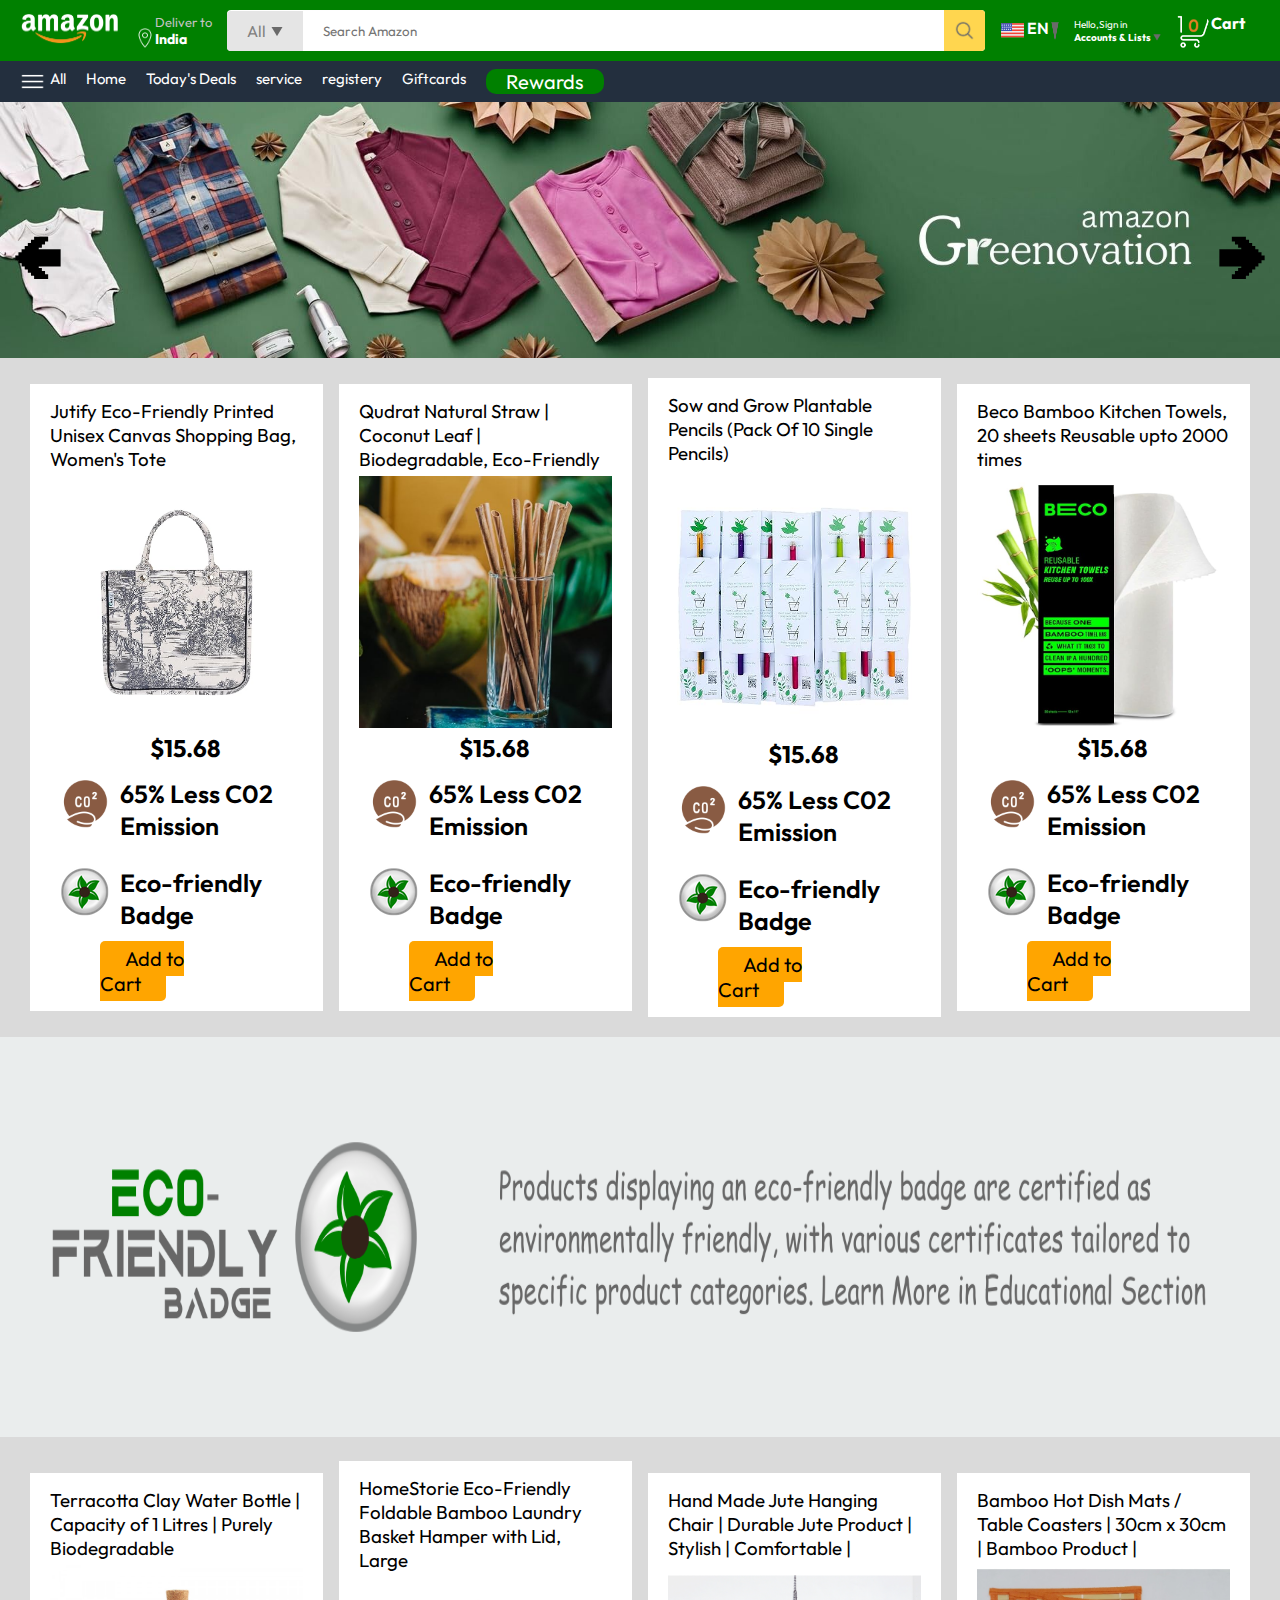
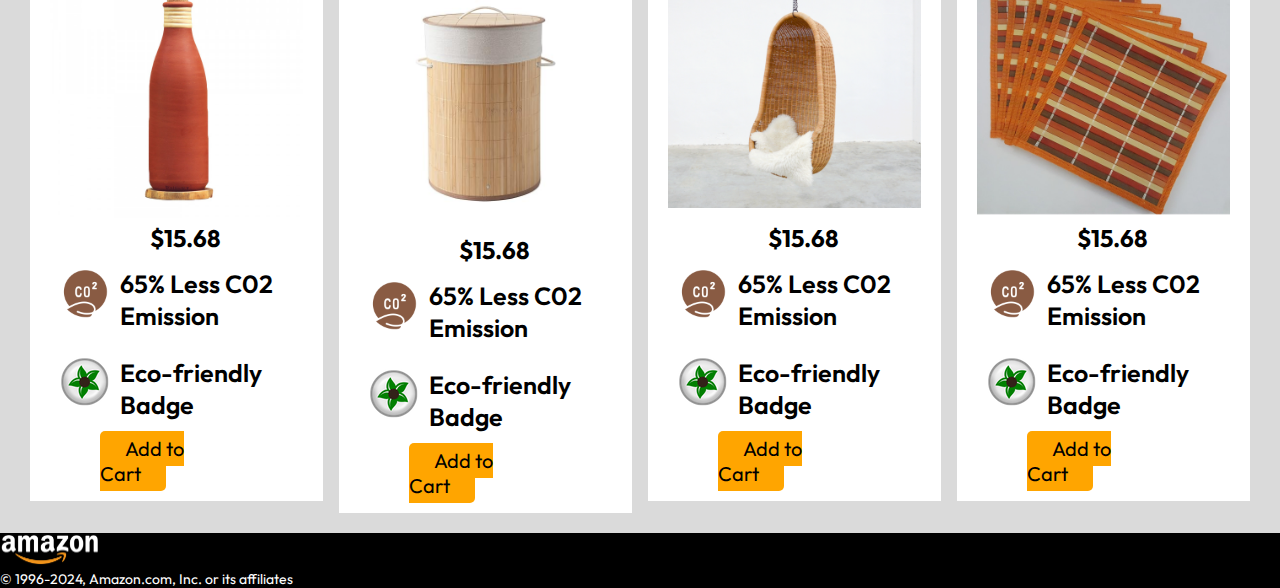
<file: greenzone.html>
<!DOCTYPE html>
<html lang="en">
  <head>
    <meta charset="UTF-8" />
    <meta name="viewport" content="width=device-width, initial-scale=1.0" />
    <title>Amazon</title>
    <link rel="stylesheet" href="./Style2.css"></link>
  </head>
  <body>
    <nav>
      <a href="/">
        <img
        src="./amazon_clone_img/assets/amazon_logo.png"
        width="100"
        alt=" amazonlog"
      />
      </a>
      <div class="nav-country">
        <img src="./amazon_clone_img/assets/location_icon.png " height="20" alt="">
        <div>
          <p> Deliver to</p>
          <h1>India</h1>
        </div>

      </div>
      <div class="nav-search">
        <div class="nav-search-category">
          <p>All</p>
          <img src="./amazon_clone_img/assets/dropdown_icon.png" height="12" alt="">
        </div>
        <input type="text" class="nav-search-input" placeholder="Search Amazon">
        <img src="./amazon_clone_img/assets/search_icon.png" class="nav-search-icon" alt="">

       

      </div>
      <div class="nav-lang">
        <img src="./amazon_clone_img/assets/us_flag.png" width="25px" alt="">
        <p>EN</p>
        <img src="./amazon_clone_img/assets/dropdown_icon.png"  width="8px"  alt="">
      </div>
      <div class="nav-accounts">
        <p>
          Hello,Sign in
        </p>
        <h1>
          Accounts & Lists <img src="./amazon_clone_img/assets/dropdown_icon.png"  width="8px"  alt="">
        </h1>
        

      </div>
      <a href="" class="nav-cart">
        <img src="./amazon_clone_img/assets/cart_icon.png" width="35px" alt="">
        <h4>Cart</h4>
      </a>




    </nav>
    <div class="nav-bottom">
      <div>
        <img src="./amazon_clone_img/assets/menu_icon.png" width="25px" alt="">
        <p>All</p>
      </div>
      <a href="/"><p >Home</p></a>
      <p>Today's Deals</p>
    <p>service</p>
    <p>registery</p>
    <p>Giftcards</p>
    <a href="./rewards.html"><p class="GREEN">Rewards</p></a>

    
    

    </div>
    <div class="header-slider" >
      <a href="#" class="control_prev">&#129144</a>
      <a href="#" class="control_next">&#129146</a>

      <ul>
        <img src="/images/1.jpg" class="header-img" alt="">
        <img src="./images/3.jpg" class="header-img"alt="">
        <img src="./images/4.jpg" class="header-img"alt="">
        <img src="./images/5.jpg" class="header-img"alt="">
       
      
      </ul>
    </div>


    <div class="box-row">
      
      <div class="box-col">
        <a class="nnn" href="./prod2.html" > <h3>Jutify Eco-Friendly Printed Unisex Canvas Shopping Bag, Women's Tote</h3>
       </a>
        <img src="./images/bag_eco.jpg" alt="">
        <div class="prizee"><h2>$15.68</h2></div>
        <div class="CO2">
          <img src="./images/co2badge.png" alt="">
          <p> 65% Less C02 Emission </p>
        </div>
      
        <div class="Eco-Friendly">
          <img src="./images/badge5.png" alt="">
          <p> Eco-friendly Badge </p>
        </div>
      
        <div class="addto">
        <a href="/">Add to Cart</a>
        </div>
      </div>
   
      

<div class="box-col">
  <h3>Qudrat Natural Straw | Coconut Leaf | Biodegradable, Eco-Friendly </h3>
  <img src="./images/Straw2.png" alt="">
  <div class="prizee"><h2>$15.68</h2></div>
  <div class="CO2">
    <img src="./images/co2badge.png"  alt="">
    <p> 65% Less C02 Emission </p>
  </div>

  <div class="Eco-Friendly">
    <img src="./images/badge5.png" alt="">
    <p> Eco-friendly Badge </p>
  </div>

  <div class="addto">
  <a href="/">Add to Cart</a>
  </div>

</div>

<div class="box-col">
  <h3>Sow and Grow Plantable Pencils (Pack Of 10 Single Pencils) </h3>
  <img src="./images/pencils_eco.jpg" alt="">
  <div class="prizee"><h2>$15.68</h2></div>
  <div class="CO2">
    <img src="./images/co2badge.png" alt="">
    <p> 65% Less C02 Emission </p>
  </div>

  <div class="Eco-Friendly">
    <img src="./images/badge5.png" alt="">
    <p> Eco-friendly Badge </p>
  </div>

  <div class="addto">
  <a href="/">Add to Cart</a>
  </div>
</div>

<div class="box-col">
  <h3>Beco Bamboo Kitchen Towels, 20 sheets Reusable upto 2000 times</h3>
  <img src="./images/tissue_eco.jpg" alt="">
  <div class="prizee"><h2>$15.68</h2></div>
  <div class="CO2">
    <img src="./images/co2badge.png" alt="">
    <p> 65% Less C02 Emission </p>
  </div>

  <div class="Eco-Friendly">
    <img src="./images/badge5.png" alt="">
    <p> Eco-friendly Badge </p>
  </div>

  <div class="addto">
  <a href="/">Add to Cart</a>
  </div>
</div>


    </div>

    <div class="banner">
      <img src="./images/badgebanner.png" height=400px alt="">

    </div>
  
    <div class="box-row ">

      <div class="box-col">

        <h3>Terracotta Clay Water Bottle | Capacity of 1 Litres | Purely Biodegradable</h3>
        <img src="./images/bottle_eco.jpg" alt="">
        <div class="prizee"><h2>$15.68</h2></div>
        <div class="CO2">
          <img src="./images/co2badge.png" alt="">
          <p> 65% Less C02 Emission </p>
        </div>
  
        <div class="Eco-Friendly">
          <img src="./images/badge5.png" alt="">
          <p> Eco-friendly Badge </p>
        </div>
  
        <div class="addto">
        <a href="/">Add to Cart</a>
        </div>

      </div>
      
      <div class="box-col">

        <h3>HomeStorie Eco-Friendly Foldable Bamboo Laundry Basket Hamper with Lid, Large </h3>
        <img src="./images/bamboolaundry.jpg" alt="">
        <div class="prizee"><h2>$15.68</h2></div>
       
        <div class="CO2">
          <img src="./images/co2badge.png" alt="">
          <p> 65% Less C02 Emission </p>
        </div>
        
        <div class="Eco-Friendly">
          <img src="./images/badge5.png" alt="">
          <p> Eco-friendly Badge </p>
        </div>
  
        <div class="addto">
        <a href="/">Add to Cart</a>
        </div>
      </div>
      
      
      <div class="box-col">
        <h3>Hand Made Jute Hanging Chair | Durable Jute Product | Stylish | Comfortable |</h3>
        <img src="./images/hangingchair_eco.png" alt="">
        <div class="prizee"><h2>$15.68</h2></div>
        <div class="CO2">
          <img src="./images/co2badge.png" alt="">
          <p> 65% Less C02 Emission </p>
        </div>
        
        <div class="Eco-Friendly">
          <img src="./images/badge5.png" alt="">
          <p> Eco-friendly Badge </p>
        </div>
  
        <div class="addto">
        <a href="/">Add to Cart</a>
        </div>
      </div>
      
      
      <div class="box-col">
        <h3>Bamboo Hot Dish Mats / Table Coasters | 30cm x 30cm | Bamboo Product |</h3>
        <img src="./images/mats_eco.jpg" alt="">
        <div class="prizee"><h2>$15.68</h2></div>
        <div class="CO2">
          <img src="./images/co2badge.png" alt="">
          <p> 65% Less C02 Emission </p>
        </div>
        
        <div class="Eco-Friendly">
          <img src="./images/badge5.png" alt="">
          <p> Eco-friendly Badge </p>
        </div>
  
        <div class="addto">
        <a href="/">Add to Cart</a>
        </div>
      </div>
      
      </div>
      <footer>
        <img src="./amazon_clone_img/assets/amazon_logo.png" width="100" alt="">
        <p>© 1996-2024, Amazon.com, Inc. or its affiliates</p>
      </footer>

<script src="script.js"></script>
    
  </body>
</html>
</file>
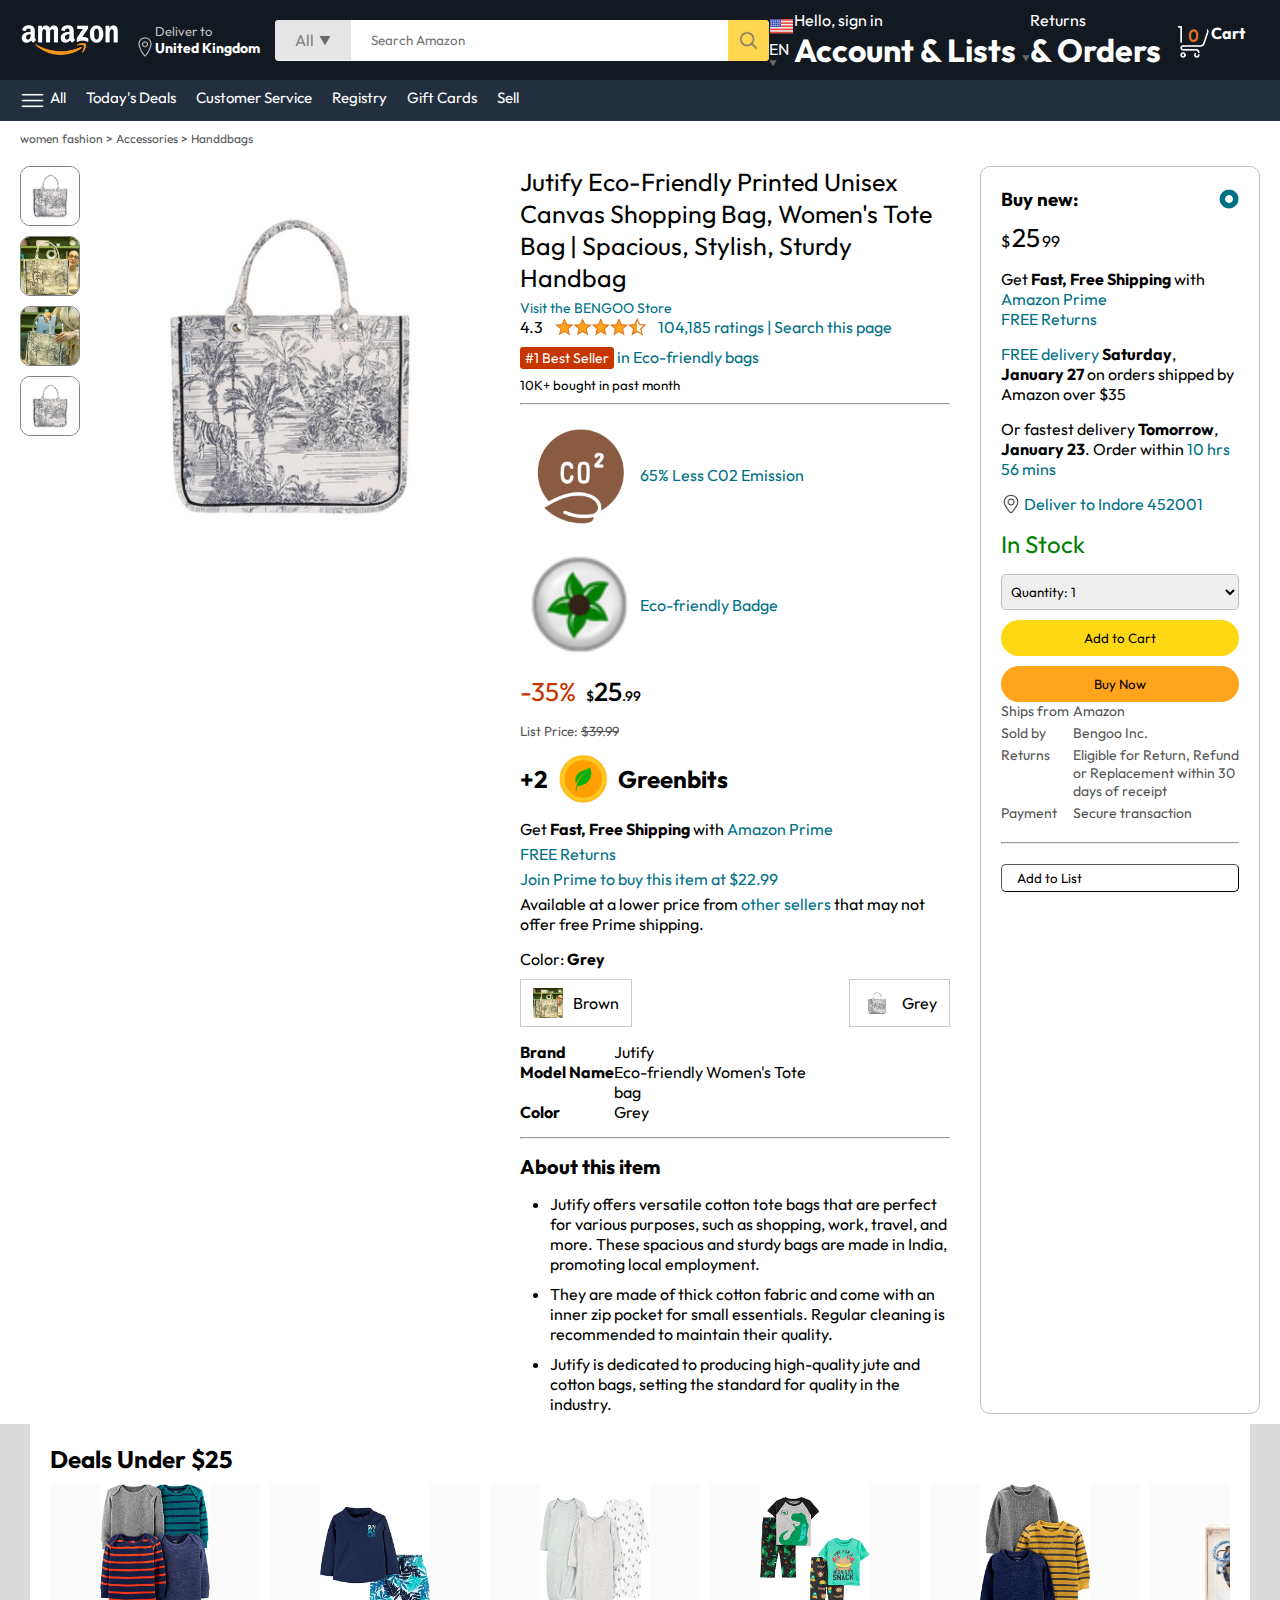
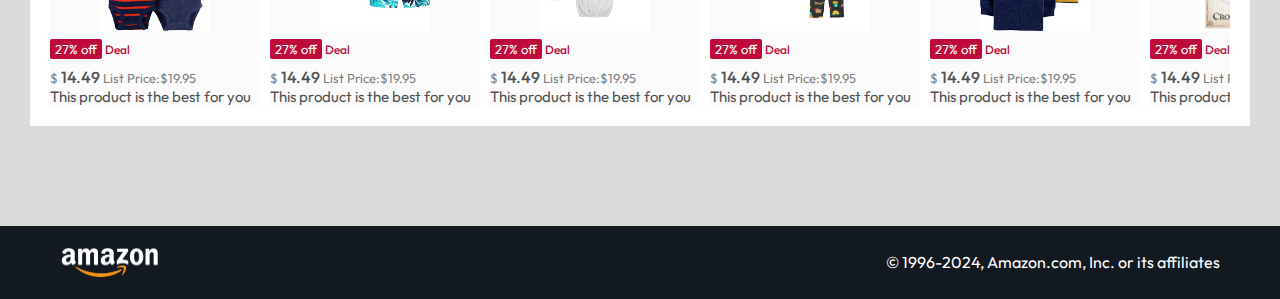
<file: prod2.html>
<html lang="en">
  <head>
    <meta charset="UTF-8" />
    <meta name="viewport" content="width=device-width, initial-scale=1.0" />
    <title>Product Page</title>
    <link rel="stylesheet" href="./product.css" />
    <link rel="stylesheet" href="./style.css" />
  </head>

  <body>
    <nav>
      <a href="/"><img src="./assets/amazon_logo.png" width="100" alt="" /></a>
      <div class="nav-country">
        <img src="./assets/location_icon.png" height="20" alt="" />
        <div>
          <p>Deliver to</p>
          <h1>United Kingdom</h1>
        </div>
      </div>
      <div class="nav-search">
        <div class="nav-search-category">
          <p>All</p>
          <img src="./assets/dropdown_icon.png" height="12" alt="" />
        </div>
        <input
          type="text"
          class="nav-search-input"
          placeholder="Search Amazon"
        />
        <img src="./assets/search_icon.png" class="nav-search-icon" alt="" />
      </div>
      <div class="nav-language">
        <img src="./assets/us_flag.png" width="25px" alt="" />
        <p>EN</p>
        <img src="./assets/dropdown_icon.png" width="8px" alt="" />
      </div>
      <div class="nav-texts">
        <p><a href="/login.html">Hello, sign in</a></p>
        <h1>
          Account & Lists
          <img src="./assets/dropdown_icon.png" width="8px" alt="" />
        </h1>
      </div>
      <div class="nav-texts">
        <p>Returns</p>
        <h1>& Orders</h1>
      </div>
      <a href="/login.html" class="mobile-user-icon" style="display: none">
        <img src="./assets/user.png" />
      </a>
      <a href="/cart.html" class="nav-cart">
        <img src="./assets/cart_icon.png" width="35px" alt="" />
        <h4>Cart</h4>
      </a>
    </nav>
    <div class="nav-bottom">
      <div>
        <img src="./assets/menu_icon.png" width="25px" alt="" />
        <p>All</p>
      </div>
      <p>Today's Deals</p>
      <p>Customer Service</p>
      <p>Registry</p>
      <p>Gift Cards</p>
      <p>Sell</p>
    </div>

    <p class="breadcrum">women fashion > Accessories > Handdbags</p>

    <div class="product-display">
      <div class="product-d-image">
        <div class="product-list-image">
          <img src="./images/Bag1.png" width="60" alt="" />
          <img src="./images/Bag2.png" width="60" alt="" />
          <img src="./images/Bag3.png" width="60" alt="" />
          <img src="./images/Bag1.png" width="60" alt="" />
        </div>
        <div class="product-main-image">
          <img src="./images/Bag1.png" width="400" alt="" />
        </div>
      </div>
      <div class="product-d-details">
        <p class="product-title">
          Jutify Eco-Friendly Printed Unisex Canvas Shopping Bag, Women's Tote
          Bag | Spacious, Stylish, Sturdy Handbag
        </p>
        <p class="product-store">Visit the BENGOO Store</p>
        <div class="product-rating">
          <div>
            <div>
              4.3 <img src="./assets/rating_img.png" height="20px" alt="" />
            </div>
            <p>104,185 ratings | Search this page</p>
          </div>
          <p><span>#1 Best Seller</span> in Eco-friendly bags</p>
          <h5>10K+ bought in past month</h5>
          <hr />

          <div class="CO2">
            <img src="./images/co2badge.png" alt="" />
            <p>65% Less C02 Emission</p>
          </div>

          <div class="Eco-Friendly">
            <img src="./images/badge5.png" alt="" />
            <p>Eco-friendly Badge</p>
          </div>
        </div>
        <div class="product-prices">
          <div>
            <p>-35%</p>
            <h1>$<span>25</span>.99</h1>
          </div>
          <h5>List Price: <span>$39.99</span></h5>
          <div class="greenbits">
            <h2>+2</h2>
            <img src="./images/GreenBit.png" alt="" />
            <h2>Greenbits</h2>
          </div>
          <p>Get <b>Fast, Free Shipping</b> with <span>Amazon Prime</span></p>
          <p><span>FREE Returns</span></p>
          <p><span>Join Prime to buy this item at $22.99</span></p>
          <p>
            Available at a lower price from <span>other sellers</span> that may
            not offer free Prime shipping.
          </p>
        </div>
        <div class="product-color-selection">
          <p>Color: <b>Grey</b></p>
          <div class="product-color-options">
            <div class="option">
              <img src="./images/Bag2.png" width="30px" alt="" />
              <p>Brown</p>
            </div>

            <div class="option">
              <img src="./images/Bag1.png" width="30px" alt="" />
              <p>Grey</p>
            </div>
          </div>
        </div>
        <div class="product-info">
          <p><b>Brand</b></p>
          <p>Jutify</p>
          <p><b>Model Name</b></p>
          <p>Eco-friendly Women's Tote bag</p>
          <p><b>Color</b></p>
          <p>Grey</p>
        </div>
        <hr />
        <div class="product-description">
          <h1>About this item</h1>
          <ul>
            <li>
              Jutify offers versatile cotton tote bags that are perfect for
              various purposes, such as shopping, work, travel, and more. These
              spacious and sturdy bags are made in India, promoting local
              employment.
            </li>
            <li>
              They are made of thick cotton fabric and come with an inner zip
              pocket for small essentials. Regular cleaning is recommended to
              maintain their quality.
            </li>
            <li>
              Jutify is dedicated to producing high-quality jute and cotton
              bags, setting the standard for quality in the industry.
            </li>
          </ul>
        </div>
      </div>
      <div class="product-d-purchase">
        <div class="title">
          <h3>Buy new:</h3>
          <img src="./assets/circle_icon.png" width="20" alt="" />
        </div>
        <h1 class="price">$<span>25</span>99</h1>
        <div class="gap">
          <p>Get <b>Fast, Free Shipping</b> with <span>Amazon Prime</span></p>
          <p><span>FREE Returns</span></p>
        </div>
        <div class="gap">
          <p><span>FREE delivery</span> <b>Saturday</b>,</p>
          <p><b>January 27</b> on orders shipped by Amazon over $35</p>
        </div>
        <div class="gap">
          <p>
            Or fastest delivery <b>Tomorrow</b>, <b>January 23</b>. Order within
            <span>10 hrs 56 mins</span>
          </p>
        </div>
        <div class="pincode-section">
          <img src="/assets/location_icon_dark.png" width="20" alt="" />
          <p><span>Deliver to Indore 452001</span></p>
        </div>
        <h2 class="product-stock">In Stock</h2>
        <select class="product-quantity">
          <option value="1">Quantity: 1</option>
          <option value="2">Quantity: 2</option>
          <option value="3">Quantity: 3</option>
        </select>
        <button class="btn">Add to Cart</button>
        <button class="btn product-buy">Buy Now</button>
        <div class="product-seller-info">
          <p>Ships from</p>
          <p class="product-info-value">Amazon</p>
          <p>Sold by</p>
          <p class="product-info-value">Bengoo Inc.</p>
          <p>Returns</p>
          <p class="product-info-value">
            Eligible for Return, Refund or Replacement within 30 days of receipt
          </p>
          <p>Payment</p>
          <p class="product-info-value">Secure transaction</p>
        </div>
        <hr />
        <button class="product-addtolist">Add to List</button>
      </div>
    </div>

    <div class="products-slider-with-price">
      <h2>Deals Under $25</h2>
      <div class="products">
        <div class="product-card">
          <div class="product-img-container">
            <img src="./assets/product2-1.jpg" alt="" />
          </div>
          <div class="product-offer">
            <p>27% off</p>
            <span>Deal</span>
          </div>
          <p class="product-price">$ <span>14.49</span> List Price:$19.95</p>
          <h4>This product is the best for you</h4>
        </div>
        <div class="product-card">
          <div class="product-img-container">
            <img src="./assets/product2-2.jpg" alt="" />
          </div>
          <div class="product-offer">
            <p>27% off</p>
            <span>Deal</span>
          </div>
          <p class="product-price">$ <span>14.49</span> List Price:$19.95</p>
          <h4>This product is the best for you</h4>
        </div>
        <div class="product-card">
          <div class="product-img-container">
            <img src="./assets/product2-3.jpg" alt="" />
          </div>
          <div class="product-offer">
            <p>27% off</p>
            <span>Deal</span>
          </div>
          <p class="product-price">$ <span>14.49</span> List Price:$19.95</p>
          <h4>This product is the best for you</h4>
        </div>
        <div class="product-card">
          <div class="product-img-container">
            <img src="./assets/product2-4.jpg" alt="" />
          </div>
          <div class="product-offer">
            <p>27% off</p>
            <span>Deal</span>
          </div>
          <p class="product-price">$ <span>14.49</span> List Price:$19.95</p>
          <h4>This product is the best for you</h4>
        </div>
        <div class="product-card">
          <div class="product-img-container">
            <img src="./assets/product2-5.jpg" alt="" />
          </div>
          <div class="product-offer">
            <p>27% off</p>
            <span>Deal</span>
          </div>
          <p class="product-price">$ <span>14.49</span> List Price:$19.95</p>
          <h4>This product is the best for you</h4>
        </div>
        <div class="product-card">
          <div class="product-img-container">
            <img src="./assets/product2-6.jpg" alt="" />
          </div>
          <div class="product-offer">
            <p>27% off</p>
            <span>Deal</span>
          </div>
          <p class="product-price">$ <span>14.49</span> List Price:$19.95</p>
          <h4>This product is the best for you</h4>
        </div>
        <div class="product-card">
          <div class="product-img-container">
            <img src="./assets/product2-7.jpg" alt="" />
          </div>
          <div class="product-offer">
            <p>27% off</p>
            <span>Deal</span>
          </div>
          <p class="product-price">$ <span>14.49</span> List Price:$19.95</p>
          <h4>This product is the best for you</h4>
        </div>
        <div class="product-card">
          <div class="product-img-container">
            <img src="./assets/product2-8.jpg" alt="" />
          </div>
          <div class="product-offer">
            <p>27% off</p>
            <span>Deal</span>
          </div>
          <p class="product-price">$ <span>14.49</span> List Price:$19.95</p>
          <h4>This product is the best for you</h4>
        </div>
        <div class="product-card">
          <div class="product-img-container">
            <img src="./assets/product2-9.jpg" alt="" />
          </div>
          <div class="product-offer">
            <p>27% off</p>
            <span>Deal</span>
          </div>
          <p class="product-price">$ <span>14.49</span> List Price:$19.95</p>
          <h4>This product is the best for you</h4>
        </div>
        <div class="product-card">
          <div class="product-img-container">
            <img src="./assets/product2-10.jpg" alt="" />
          </div>
          <div class="product-offer">
            <p>27% off</p>
            <span>Deal</span>
          </div>
          <p class="product-price">$ <span>14.49</span> List Price:$19.95</p>
          <h4>This product is the best for you</h4>
        </div>
        <div class="product-card">
          <div class="product-img-container">
            <img src="./assets/product2-11.jpg" alt="" />
          </div>
          <div class="product-offer">
            <p>27% off</p>
            <span>Deal</span>
          </div>
          <p class="product-price">$ <span>14.49</span> List Price:$19.95</p>
          <h4>This product is the best for you</h4>
        </div>
        <div class="product-card">
          <div class="product-img-container">
            <img src="./assets/product2-12.jpg" alt="" />
          </div>
          <div class="product-offer">
            <p>27% off</p>
            <span>Deal</span>
          </div>
          <p class="product-price">$ <span>14.49</span> List Price:$19.95</p>
          <h4>This product is the best for you</h4>
        </div>
      </div>
    </div>
    <footer class="product-footer">
      <img src="./assets/amazon_logo.png" width="100" alt="" />
      <p>© 1996-2024, Amazon.com, Inc. or its affiliates</p>
    </footer>

    <script>
      const scrollContainer = document.querySelectorAll(".products");
      for (const item of scrollContainer) {
        item.addEventListener("wheel", (evt) => {
          evt.preventDefault();
          item.scrollLeft += evt.deltaY;
        });
      }
    </script>
  </body>
</html>
</file>
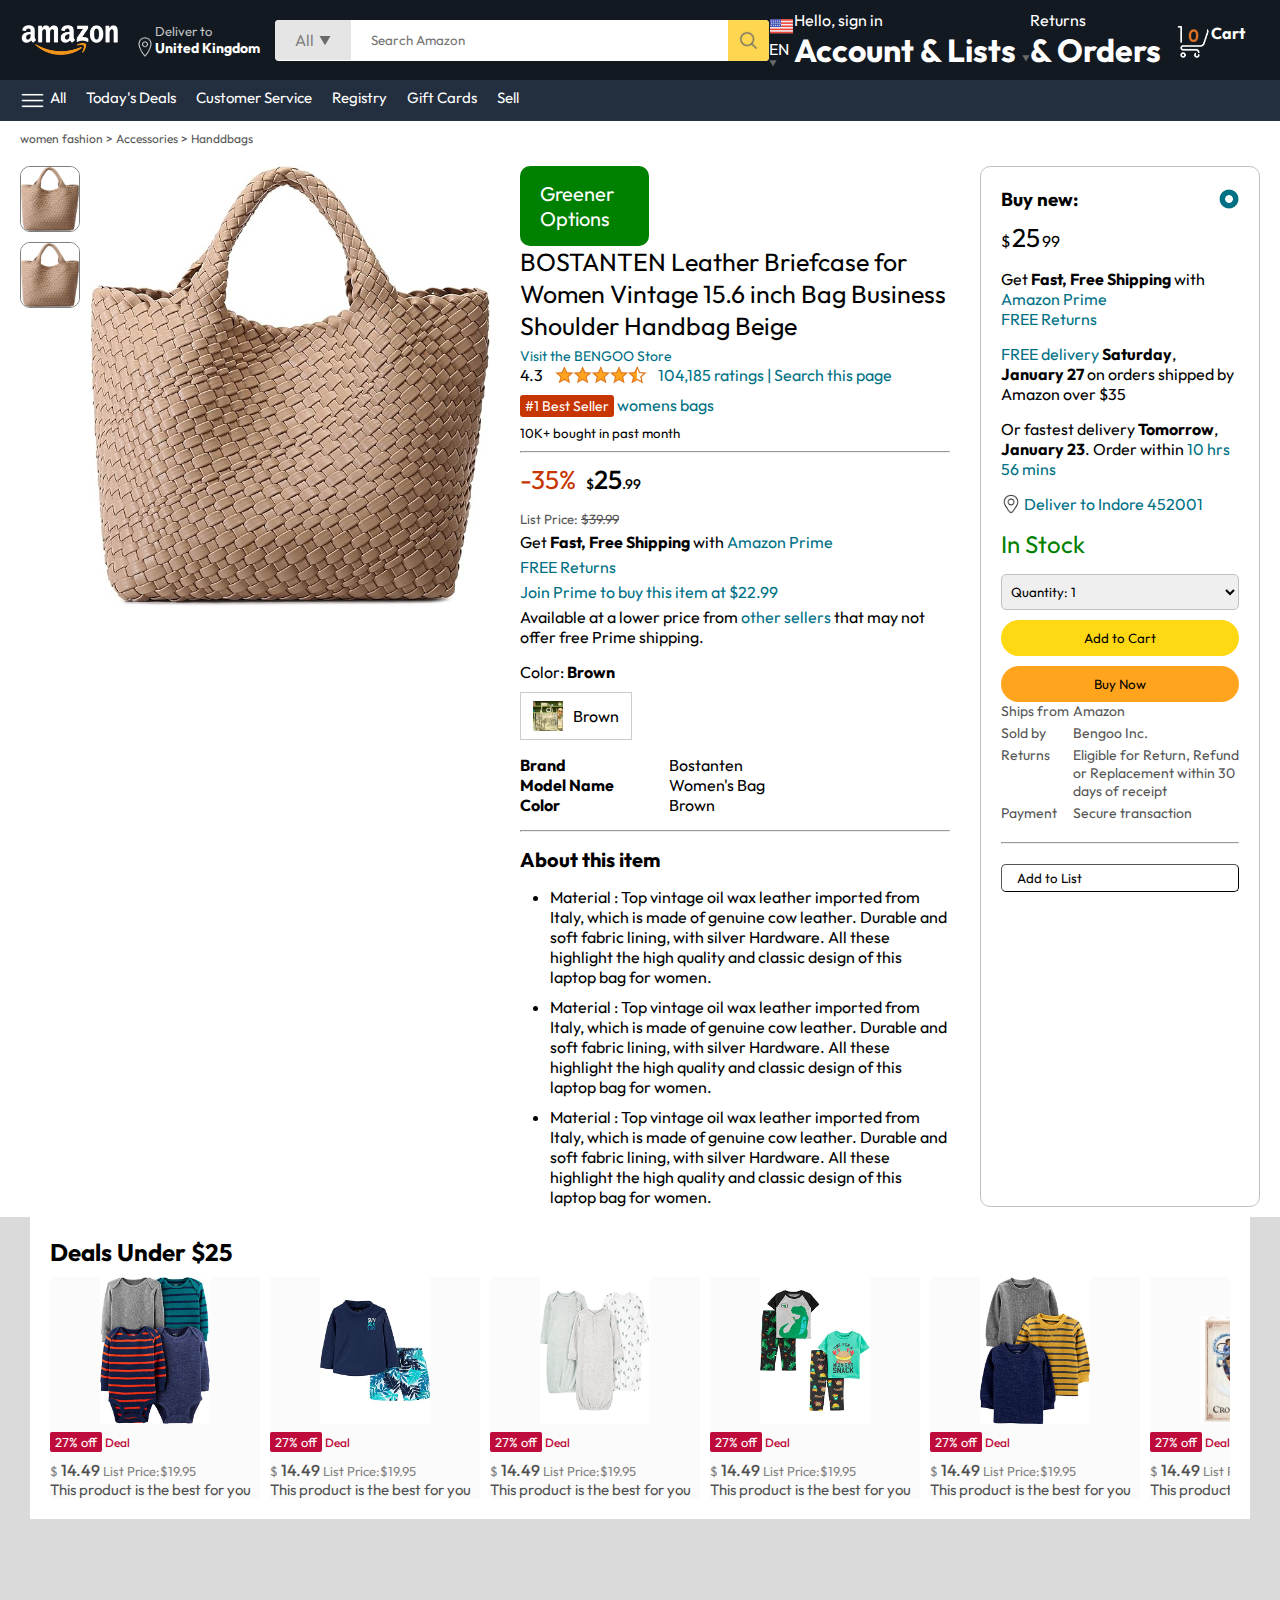
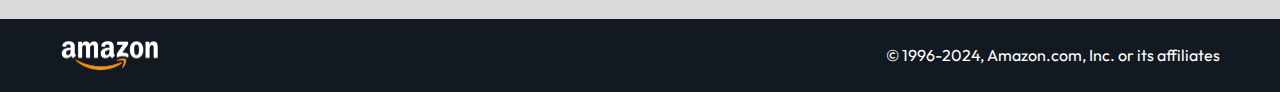
<file: prod3.html>
<html lang="en">
  <head>
    <meta charset="UTF-8" />
    <meta name="viewport" content="width=device-width, initial-scale=1.0" />
    <title>Product Page</title>
    <link rel="stylesheet" href="./product.css" />
    <link rel="stylesheet" href="./style.css" />
  </head>

  <body>
    <nav>
      <a href="/"><img src="./assets/amazon_logo.png" width="100" alt="" /></a>
      <div class="nav-country">
        <img src="./assets/location_icon.png" height="20" alt="" />
        <div>
          <p>Deliver to</p>
          <h1>United Kingdom</h1>
        </div>
      </div>
      <div class="nav-search">
        <div class="nav-search-category">
          <p>All</p>
          <img src="./assets/dropdown_icon.png" height="12" alt="" />
        </div>
        <input
          type="text"
          class="nav-search-input"
          placeholder="Search Amazon"
        />
        <img src="./assets/search_icon.png" class="nav-search-icon" alt="" />
      </div>
      <div class="nav-language">
        <img src="./assets/us_flag.png" width="25px" alt="" />
        <p>EN</p>
        <img src="./assets/dropdown_icon.png" width="8px" alt="" />
      </div>
      <div class="nav-texts">
        <p><a href="/login.html">Hello, sign in</a></p>
        <h1>
          Account & Lists
          <img src="./assets/dropdown_icon.png" width="8px" alt="" />
        </h1>
      </div>
      <div class="nav-texts">
        <p>Returns</p>
        <h1>& Orders</h1>
      </div>
      <a href="/login.html" class="mobile-user-icon" style="display: none">
        <img src="./assets/user.png" />
      </a>
      <a href="/cart.html" class="nav-cart">
        <img src="./assets/cart_icon.png" width="35px" alt="" />
        <h4>Cart</h4>
      </a>
    </nav>
    <div class="nav-bottom">
      <div>
        <img src="./assets/menu_icon.png" width="25px" alt="" />
        <p>All</p>
      </div>
      <p>Today's Deals</p>
      <p>Customer Service</p>
      <p>Registry</p>
      <p>Gift Cards</p>
      <p>Sell</p>
    </div>

    <p class="breadcrum">women fashion > Accessories > Handdbags</p>

    <div class="product-display">
      <div class="product-d-image">
        <div class="product-list-image">
          <img src="./images/leatherbag.jpg" width="60" alt="" />
          <img src="./images/leatherbag.jpg" width="60" alt="" />
        </div>
        <div class="product-main-image">
          <img src="./images/leatherbag.jpg" width="400" alt="" />
        </div>
      </div>
      <div class="product-d-details">
        <div class="GREEN2">
          <a href="./prod2.html"><p>Greener Options</p></a>
        </div>
        <p class="product-title">
          BOSTANTEN Leather Briefcase for Women Vintage 15.6 inch Bag Business
          Shoulder Handbag Beige
        </p>
        <p class="product-store">Visit the BENGOO Store</p>
        <div class="product-rating">
          <div>
            <div>
              4.3 <img src="./assets/rating_img.png" height="20px" alt="" />
            </div>
            <p>104,185 ratings | Search this page</p>
          </div>
          <p><span>#1 Best Seller</span> womens bags</p>
          <h5>10K+ bought in past month</h5>
          <hr />
        </div>
        <div class="product-prices">
          <div>
            <p>-35%</p>
            <h1>$<span>25</span>.99</h1>
          </div>
          <h5>List Price: <span>$39.99</span></h5>
          <p>Get <b>Fast, Free Shipping</b> with <span>Amazon Prime</span></p>
          <p><span>FREE Returns</span></p>
          <p><span>Join Prime to buy this item at $22.99</span></p>
          <p>
            Available at a lower price from <span>other sellers</span> that may
            not offer free Prime shipping.
          </p>
        </div>
        <div class="product-color-selection">
          <p>Color: <b>Brown</b></p>
          <div class="product-color-options">
            <div class="option">
              <img src="./images/Bag2.png" width="30px" alt="" />
              <p>Brown</p>
            </div>
          </div>
        </div>
        <div class="product-info">
          <p><b>Brand</b></p>
          <p>Bostanten</p>
          <p><b>Model Name</b></p>
          <p>Women's Bag</p>
          <p><b>Color</b></p>
          <p>Brown</p>
        </div>
        <hr />
        <div class="product-description">
          <h1>About this item</h1>
          <ul>
            <li>
              Material : Top vintage oil wax leather imported from Italy, which
              is made of genuine cow leather. Durable and soft fabric lining,
              with silver Hardware. All these highlight the high quality and
              classic design of this laptop bag for women.
            </li>
            <li>
              Material : Top vintage oil wax leather imported from Italy, which
              is made of genuine cow leather. Durable and soft fabric lining,
              with silver Hardware. All these highlight the high quality and
              classic design of this laptop bag for women.
            </li>
            <li>
              Material : Top vintage oil wax leather imported from Italy, which
              is made of genuine cow leather. Durable and soft fabric lining,
              with silver Hardware. All these highlight the high quality and
              classic design of this laptop bag for women.
            </li>
          </ul>
        </div>
      </div>
      <div class="product-d-purchase">
        <div class="title">
          <h3>Buy new:</h3>
          <img src="./assets/circle_icon.png" width="20" alt="" />
        </div>
        <h1 class="price">$<span>25</span>99</h1>
        <div class="gap">
          <p>Get <b>Fast, Free Shipping</b> with <span>Amazon Prime</span></p>
          <p><span>FREE Returns</span></p>
        </div>
        <div class="gap">
          <p><span>FREE delivery</span> <b>Saturday</b>,</p>
          <p><b>January 27</b> on orders shipped by Amazon over $35</p>
        </div>
        <div class="gap">
          <p>
            Or fastest delivery <b>Tomorrow</b>, <b>January 23</b>. Order within
            <span>10 hrs 56 mins</span>
          </p>
        </div>
        <div class="pincode-section">
          <img src="/assets/location_icon_dark.png" width="20" alt="" />
          <p><span>Deliver to Indore 452001</span></p>
        </div>
        <h2 class="product-stock">In Stock</h2>
        <select class="product-quantity">
          <option value="1">Quantity: 1</option>
          <option value="2">Quantity: 2</option>
          <option value="3">Quantity: 3</option>
        </select>
        <button class="btn">Add to Cart</button>
        <button class="btn product-buy">Buy Now</button>
        <div class="product-seller-info">
          <p>Ships from</p>
          <p class="product-info-value">Amazon</p>
          <p>Sold by</p>
          <p class="product-info-value">Bengoo Inc.</p>
          <p>Returns</p>
          <p class="product-info-value">
            Eligible for Return, Refund or Replacement within 30 days of receipt
          </p>
          <p>Payment</p>
          <p class="product-info-value">Secure transaction</p>
        </div>
        <hr />
        <button class="product-addtolist">Add to List</button>
      </div>
    </div>

    <div class="products-slider-with-price">
      <h2>Deals Under $25</h2>
      <div class="products">
        <div class="product-card">
          <div class="product-img-container">
            <img src="./assets/product2-1.jpg" alt="" />
          </div>
          <div class="product-offer">
            <p>27% off</p>
            <span>Deal</span>
          </div>
          <p class="product-price">$ <span>14.49</span> List Price:$19.95</p>
          <h4>This product is the best for you</h4>
        </div>
        <div class="product-card">
          <div class="product-img-container">
            <img src="./assets/product2-2.jpg" alt="" />
          </div>
          <div class="product-offer">
            <p>27% off</p>
            <span>Deal</span>
          </div>
          <p class="product-price">$ <span>14.49</span> List Price:$19.95</p>
          <h4>This product is the best for you</h4>
        </div>
        <div class="product-card">
          <div class="product-img-container">
            <img src="./assets/product2-3.jpg" alt="" />
          </div>
          <div class="product-offer">
            <p>27% off</p>
            <span>Deal</span>
          </div>
          <p class="product-price">$ <span>14.49</span> List Price:$19.95</p>
          <h4>This product is the best for you</h4>
        </div>
        <div class="product-card">
          <div class="product-img-container">
            <img src="./assets/product2-4.jpg" alt="" />
          </div>
          <div class="product-offer">
            <p>27% off</p>
            <span>Deal</span>
          </div>
          <p class="product-price">$ <span>14.49</span> List Price:$19.95</p>
          <h4>This product is the best for you</h4>
        </div>
        <div class="product-card">
          <div class="product-img-container">
            <img src="./assets/product2-5.jpg" alt="" />
          </div>
          <div class="product-offer">
            <p>27% off</p>
            <span>Deal</span>
          </div>
          <p class="product-price">$ <span>14.49</span> List Price:$19.95</p>
          <h4>This product is the best for you</h4>
        </div>
        <div class="product-card">
          <div class="product-img-container">
            <img src="./assets/product2-6.jpg" alt="" />
          </div>
          <div class="product-offer">
            <p>27% off</p>
            <span>Deal</span>
          </div>
          <p class="product-price">$ <span>14.49</span> List Price:$19.95</p>
          <h4>This product is the best for you</h4>
        </div>
        <div class="product-card">
          <div class="product-img-container">
            <img src="./assets/product2-7.jpg" alt="" />
          </div>
          <div class="product-offer">
            <p>27% off</p>
            <span>Deal</span>
          </div>
          <p class="product-price">$ <span>14.49</span> List Price:$19.95</p>
          <h4>This product is the best for you</h4>
        </div>
        <div class="product-card">
          <div class="product-img-container">
            <img src="./assets/product2-8.jpg" alt="" />
          </div>
          <div class="product-offer">
            <p>27% off</p>
            <span>Deal</span>
          </div>
          <p class="product-price">$ <span>14.49</span> List Price:$19.95</p>
          <h4>This product is the best for you</h4>
        </div>
        <div class="product-card">
          <div class="product-img-container">
            <img src="./assets/product2-9.jpg" alt="" />
          </div>
          <div class="product-offer">
            <p>27% off</p>
            <span>Deal</span>
          </div>
          <p class="product-price">$ <span>14.49</span> List Price:$19.95</p>
          <h4>This product is the best for you</h4>
        </div>
        <div class="product-card">
          <div class="product-img-container">
            <img src="./assets/product2-10.jpg" alt="" />
          </div>
          <div class="product-offer">
            <p>27% off</p>
            <span>Deal</span>
          </div>
          <p class="product-price">$ <span>14.49</span> List Price:$19.95</p>
          <h4>This product is the best for you</h4>
        </div>
        <div class="product-card">
          <div class="product-img-container">
            <img src="./assets/product2-11.jpg" alt="" />
          </div>
          <div class="product-offer">
            <p>27% off</p>
            <span>Deal</span>
          </div>
          <p class="product-price">$ <span>14.49</span> List Price:$19.95</p>
          <h4>This product is the best for you</h4>
        </div>
        <div class="product-card">
          <div class="product-img-container">
            <img src="./assets/product2-12.jpg" alt="" />
          </div>
          <div class="product-offer">
            <p>27% off</p>
            <span>Deal</span>
          </div>
          <p class="product-price">$ <span>14.49</span> List Price:$19.95</p>
          <h4>This product is the best for you</h4>
        </div>
      </div>
    </div>
    <footer class="product-footer">
      <img src="./assets/amazon_logo.png" width="100" alt="" />
      <p>© 1996-2024, Amazon.com, Inc. or its affiliates</p>
    </footer>

    <script>
      const scrollContainer = document.querySelectorAll(".products");
      for (const item of scrollContainer) {
        item.addEventListener("wheel", (evt) => {
          evt.preventDefault();
          item.scrollLeft += evt.deltaY;
        });
      }
    </script>
  </body>
</html>
</file>
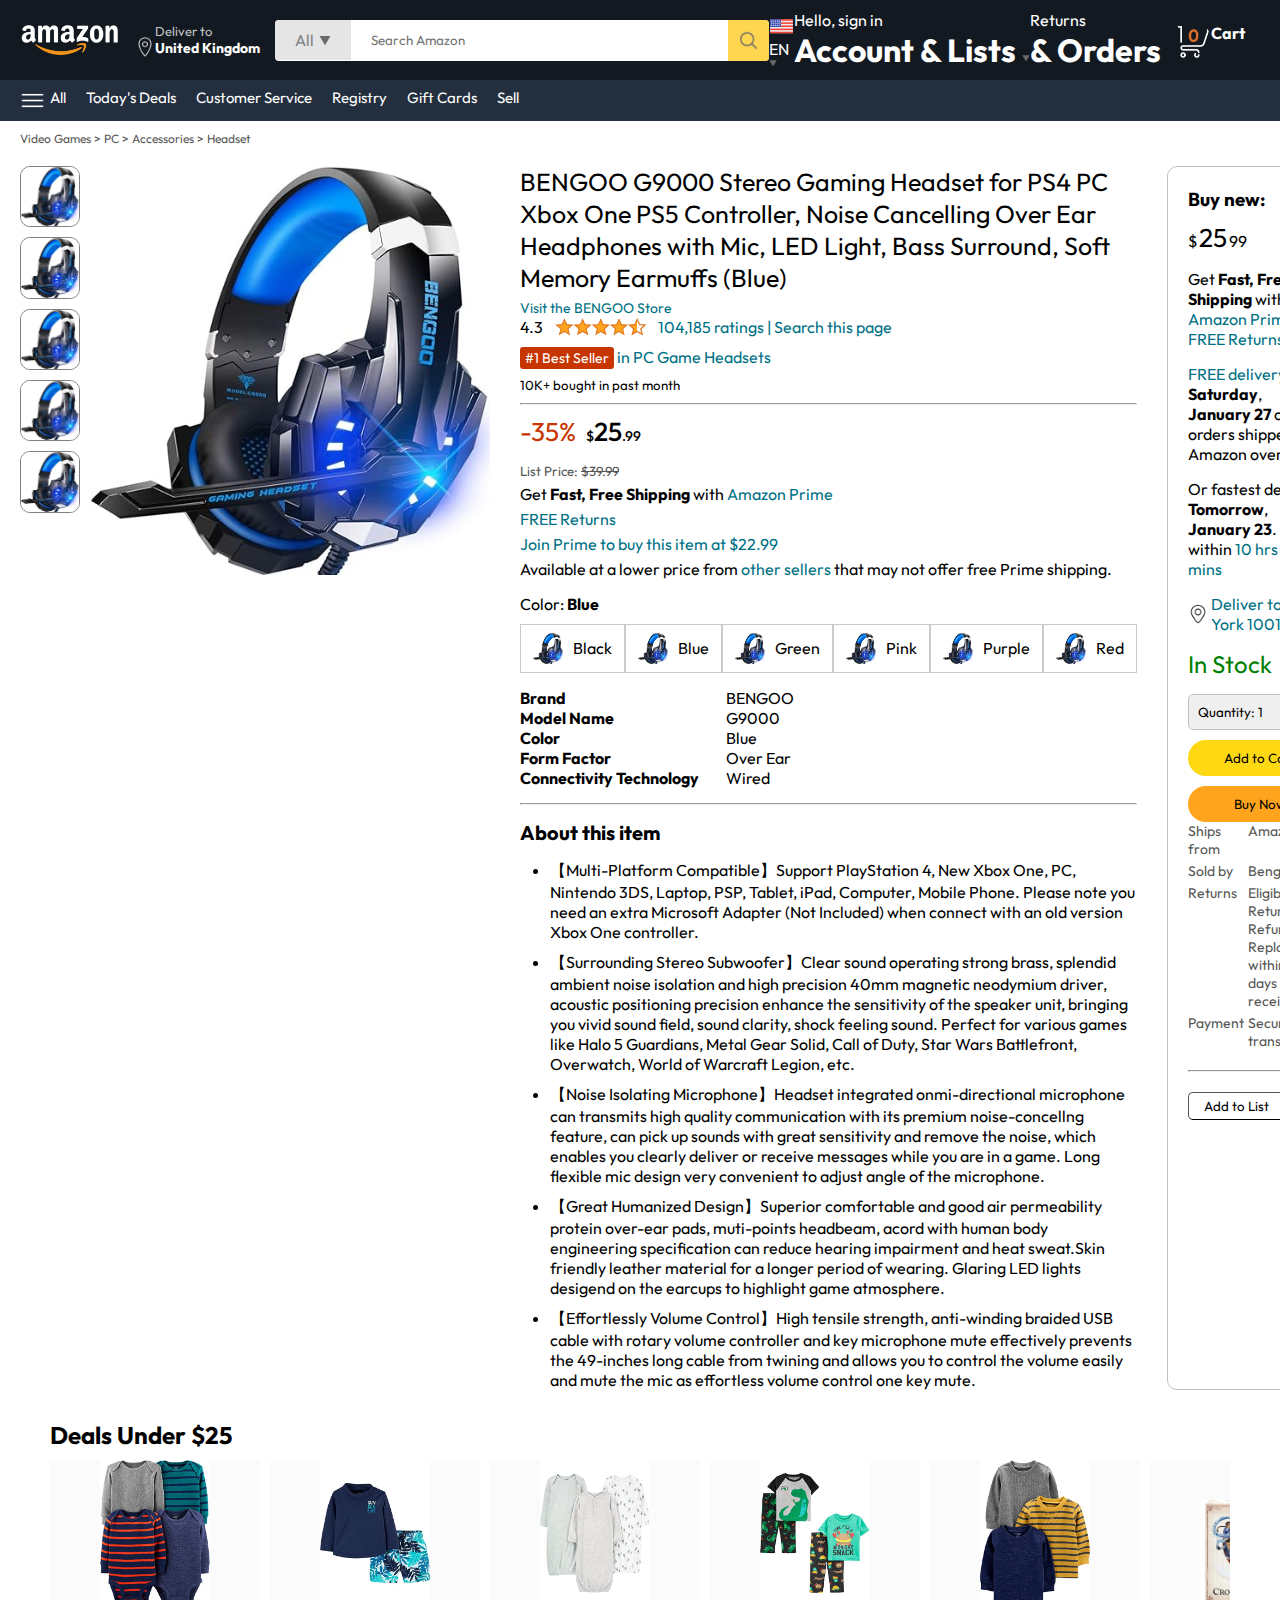
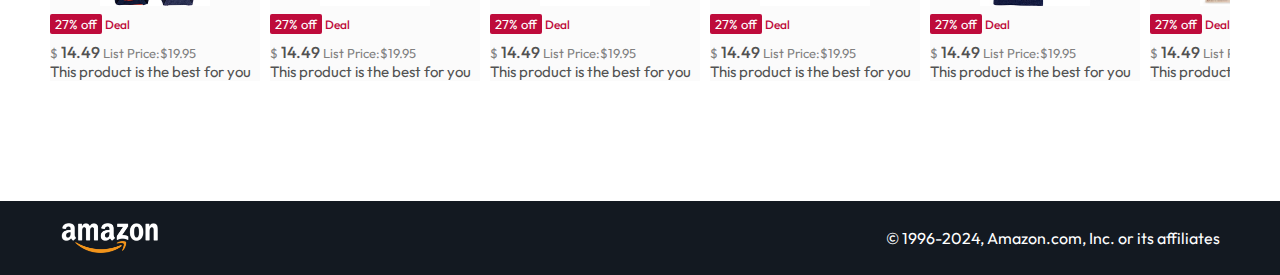
<file: product.html>
<html lang="en">
  <head>
    <meta charset="UTF-8" />
    <meta name="viewport" content="width=device-width, initial-scale=1.0" />
    <title>Product Page</title>
    <link rel="stylesheet" href="./style.css" />
    <link rel="stylesheet" href="./product.css" />
  </head>

  <body>
    <nav>
      <a href="/"><img src="./assets/amazon_logo.png" width="100" alt="" /></a>
      <div class="nav-country">
        <img src="./assets/location_icon.png" height="20" alt="" />
        <div>
          <p>Deliver to</p>
          <h1>United Kingdom</h1>
        </div>
      </div>
      <div class="nav-search">
        <div class="nav-search-category">
          <p>All</p>
          <img src="./assets/dropdown_icon.png" height="12" alt="" />
        </div>
        <input
          type="text"
          class="nav-search-input"
          placeholder="Search Amazon"
        />
        <img src="./assets/search_icon.png" class="nav-search-icon" alt="" />
      </div>
      <div class="nav-language">
        <img src="./assets/us_flag.png" width="25px" alt="" />
        <p>EN</p>
        <img src="./assets/dropdown_icon.png" width="8px" alt="" />
      </div>
      <div class="nav-texts">
        <p><a href="/login.html">Hello, sign in</a></p>
        <h1>
          Account & Lists
          <img src="./assets/dropdown_icon.png" width="8px" alt="" />
        </h1>
      </div>
      <div class="nav-texts">
        <p>Returns</p>
        <h1>& Orders</h1>
      </div>
      <a href="/login.html" class="mobile-user-icon" style="display: none">
        <img src="./assets/user.png" />
      </a>
      <a href="/cart.html" class="nav-cart">
        <img src="./assets/cart_icon.png" width="35px" alt="" />
        <h4>Cart</h4>
      </a>
    </nav>
    <div class="nav-bottom">
      <div>
        <img src="./assets/menu_icon.png" width="25px" alt="" />
        <p>All</p>
      </div>
      <p>Today's Deals</p>
      <p>Customer Service</p>
      <p>Registry</p>
      <p>Gift Cards</p>
      <p>Sell</p>
    </div>

    <p class="breadcrum">Video Games > PC > Accessories > Headset</p>

    <div class="product-display">
      <div class="product-d-image">
        <div class="product-list-image">
          <img src="./assets/product_img.jpg" width="60" alt="" />
          <img src="./assets/product_img.jpg" width="60" alt="" />
          <img src="./assets/product_img.jpg" width="60" alt="" />
          <img src="./assets/product_img.jpg" width="60" alt="" />
          <img src="./assets/product_img.jpg" width="60" alt="" />
        </div>
        <div class="product-main-image">
          <img src="./assets/product_img.jpg" width="400" alt="" />
        </div>
      </div>
      <div class="product-d-details">
        <p class="product-title">
          BENGOO G9000 Stereo Gaming Headset for PS4 PC Xbox One PS5 Controller,
          Noise Cancelling Over Ear Headphones with Mic, LED Light, Bass
          Surround, Soft Memory Earmuffs (Blue)
        </p>
        <p class="product-store">Visit the BENGOO Store</p>
        <div class="product-rating">
          <div>
            <div>
              4.3 <img src="./assets/rating_img.png" height="20px" alt="" />
            </div>
            <p>104,185 ratings | Search this page</p>
          </div>
          <p><span>#1 Best Seller</span> in PC Game Headsets</p>
          <h5>10K+ bought in past month</h5>
          <hr />
        </div>
        <div class="product-prices">
          <div>
            <p>-35%</p>
            <h1>$<span>25</span>.99</h1>
          </div>
          <h5>List Price: <span>$39.99</span></h5>
          <p>Get <b>Fast, Free Shipping</b> with <span>Amazon Prime</span></p>
          <p><span>FREE Returns</span></p>
          <p><span>Join Prime to buy this item at $22.99</span></p>
          <p>
            Available at a lower price from <span>other sellers</span> that may
            not offer free Prime shipping.
          </p>
        </div>
        <div class="product-color-selection">
          <p>Color: <b>Blue</b></p>
          <div class="product-color-options">
            <div class="option">
              <img src="./assets/product_img.jpg" width="30px" alt="" />
              <p>Black</p>
            </div>
            <div class="option">
              <img src="./assets/product_img.jpg" width="30px" alt="" />
              <p>Blue</p>
            </div>
            <div class="option">
              <img src="./assets/product_img.jpg" width="30px" alt="" />
              <p>Green</p>
            </div>
            <div class="option">
              <img src="./assets/product_img.jpg" width="30px" alt="" />
              <p>Pink</p>
            </div>
            <div class="option">
              <img src="./assets/product_img.jpg" width="30px" alt="" />
              <p>Purple</p>
            </div>
            <div class="option">
              <img src="./assets/product_img.jpg" width="30px" alt="" />
              <p>Red</p>
            </div>
          </div>
        </div>
        <div class="product-info">
          <p><b>Brand</b></p>
          <p>BENGOO</p>
          <p><b>Model Name</b></p>
          <p>G9000</p>
          <p><b>Color</b></p>
          <p>Blue</p>
          <p><b>Form Factor</b></p>
          <p>Over Ear</p>
          <p><b>Connectivity Technology</b></p>
          <p>Wired</p>
        </div>
        <hr />
        <div class="product-description">
          <h1>About this item</h1>
          <ul>
            <li>
              【Multi-Platform Compatible】Support PlayStation 4, New Xbox One,
              PC, Nintendo 3DS, Laptop, PSP, Tablet, iPad, Computer, Mobile
              Phone. Please note you need an extra Microsoft Adapter (Not
              Included) when connect with an old version Xbox One controller.
            </li>
            <li>
              【Surrounding Stereo Subwoofer】Clear sound operating strong
              brass, splendid ambient noise isolation and high precision 40mm
              magnetic neodymium driver, acoustic positioning precision enhance
              the sensitivity of the speaker unit, bringing you vivid sound
              field, sound clarity, shock feeling sound. Perfect for various
              games like Halo 5 Guardians, Metal Gear Solid, Call of Duty, Star
              Wars Battlefront, Overwatch, World of Warcraft Legion, etc.
            </li>
            <li>
              【Noise Isolating Microphone】Headset integrated onmi-directional
              microphone can transmits high quality communication with its
              premium noise-concellng feature, can pick up sounds with great
              sensitivity and remove the noise, which enables you clearly
              deliver or receive messages while you are in a game. Long flexible
              mic design very convenient to adjust angle of the microphone.
            </li>
            <li>
              【Great Humanized Design】Superior comfortable and good air
              permeability protein over-ear pads, muti-points headbeam, acord
              with human body engineering specification can reduce hearing
              impairment and heat sweat.Skin friendly leather material for a
              longer period of wearing. Glaring LED lights desigend on the
              earcups to highlight game atmosphere.
            </li>
            <li>
              【Effortlessly Volume Control】High tensile strength, anti-winding
              braided USB cable with rotary volume controller and key microphone
              mute effectively prevents the 49-inches long cable from twining
              and allows you to control the volume easily and mute the mic as
              effortless volume control one key mute.
            </li>
          </ul>
        </div>
      </div>
      <div class="product-d-purchase">
        <div class="title">
          <h3>Buy new:</h3>
          <img src="./assets/circle_icon.png" width="20" alt="" />
        </div>
        <h1 class="price">$<span>25</span>99</h1>
        <div class="gap">
          <p>Get <b>Fast, Free Shipping</b> with <span>Amazon Prime</span></p>
          <p><span>FREE Returns</span></p>
        </div>
        <div class="gap">
          <p><span>FREE delivery</span> <b>Saturday</b>,</p>
          <p><b>January 27</b> on orders shipped by Amazon over $35</p>
        </div>
        <div class="gap">
          <p>
            Or fastest delivery <b>Tomorrow</b>, <b>January 23</b>. Order within
            <span>10 hrs 56 mins</span>
          </p>
        </div>
        <div class="pincode-section">
          <img src="/assets/location_icon_dark.png" width="20" alt="" />
          <p><span>Deliver to New York 10014</span></p>
        </div>
        <h2 class="product-stock">In Stock</h2>
        <select class="product-quantity">
          <option value="1">Quantity: 1</option>
          <option value="2">Quantity: 2</option>
          <option value="3">Quantity: 3</option>
        </select>
        <button class="btn">Add to Cart</button>
        <button class="btn product-buy">Buy Now</button>
        <div class="product-seller-info">
          <p>Ships from</p>
          <p class="product-info-value">Amazon</p>
          <p>Sold by</p>
          <p class="product-info-value">Bengoo Inc.</p>
          <p>Returns</p>
          <p class="product-info-value">
            Eligible for Return, Refund or Replacement within 30 days of receipt
          </p>
          <p>Payment</p>
          <p class="product-info-value">Secure transaction</p>
        </div>
        <hr />
        <button class="product-addtolist">Add to List</button>
      </div>
    </div>

    <div class="products-slider-with-price">
      <h2>Deals Under $25</h2>
      <div class="products">
        <div class="product-card">
          <div class="product-img-container">
            <img src="./assets/product2-1.jpg" alt="" />
          </div>
          <div class="product-offer">
            <p>27% off</p>
            <span>Deal</span>
          </div>
          <p class="product-price">$ <span>14.49</span> List Price:$19.95</p>
          <h4>This product is the best for you</h4>
        </div>
        <div class="product-card">
          <div class="product-img-container">
            <img src="./assets/product2-2.jpg" alt="" />
          </div>
          <div class="product-offer">
            <p>27% off</p>
            <span>Deal</span>
          </div>
          <p class="product-price">$ <span>14.49</span> List Price:$19.95</p>
          <h4>This product is the best for you</h4>
        </div>
        <div class="product-card">
          <div class="product-img-container">
            <img src="./assets/product2-3.jpg" alt="" />
          </div>
          <div class="product-offer">
            <p>27% off</p>
            <span>Deal</span>
          </div>
          <p class="product-price">$ <span>14.49</span> List Price:$19.95</p>
          <h4>This product is the best for you</h4>
        </div>
        <div class="product-card">
          <div class="product-img-container">
            <img src="./assets/product2-4.jpg" alt="" />
          </div>
          <div class="product-offer">
            <p>27% off</p>
            <span>Deal</span>
          </div>
          <p class="product-price">$ <span>14.49</span> List Price:$19.95</p>
          <h4>This product is the best for you</h4>
        </div>
        <div class="product-card">
          <div class="product-img-container">
            <img src="./assets/product2-5.jpg" alt="" />
          </div>
          <div class="product-offer">
            <p>27% off</p>
            <span>Deal</span>
          </div>
          <p class="product-price">$ <span>14.49</span> List Price:$19.95</p>
          <h4>This product is the best for you</h4>
        </div>
        <div class="product-card">
          <div class="product-img-container">
            <img src="./assets/product2-6.jpg" alt="" />
          </div>
          <div class="product-offer">
            <p>27% off</p>
            <span>Deal</span>
          </div>
          <p class="product-price">$ <span>14.49</span> List Price:$19.95</p>
          <h4>This product is the best for you</h4>
        </div>
        <div class="product-card">
          <div class="product-img-container">
            <img src="./assets/product2-7.jpg" alt="" />
          </div>
          <div class="product-offer">
            <p>27% off</p>
            <span>Deal</span>
          </div>
          <p class="product-price">$ <span>14.49</span> List Price:$19.95</p>
          <h4>This product is the best for you</h4>
        </div>
        <div class="product-card">
          <div class="product-img-container">
            <img src="./assets/product2-8.jpg" alt="" />
          </div>
          <div class="product-offer">
            <p>27% off</p>
            <span>Deal</span>
          </div>
          <p class="product-price">$ <span>14.49</span> List Price:$19.95</p>
          <h4>This product is the best for you</h4>
        </div>
        <div class="product-card">
          <div class="product-img-container">
            <img src="./assets/product2-9.jpg" alt="" />
          </div>
          <div class="product-offer">
            <p>27% off</p>
            <span>Deal</span>
          </div>
          <p class="product-price">$ <span>14.49</span> List Price:$19.95</p>
          <h4>This product is the best for you</h4>
        </div>
        <div class="product-card">
          <div class="product-img-container">
            <img src="./assets/product2-10.jpg" alt="" />
          </div>
          <div class="product-offer">
            <p>27% off</p>
            <span>Deal</span>
          </div>
          <p class="product-price">$ <span>14.49</span> List Price:$19.95</p>
          <h4>This product is the best for you</h4>
        </div>
        <div class="product-card">
          <div class="product-img-container">
            <img src="./assets/product2-11.jpg" alt="" />
          </div>
          <div class="product-offer">
            <p>27% off</p>
            <span>Deal</span>
          </div>
          <p class="product-price">$ <span>14.49</span> List Price:$19.95</p>
          <h4>This product is the best for you</h4>
        </div>
        <div class="product-card">
          <div class="product-img-container">
            <img src="./assets/product2-12.jpg" alt="" />
          </div>
          <div class="product-offer">
            <p>27% off</p>
            <span>Deal</span>
          </div>
          <p class="product-price">$ <span>14.49</span> List Price:$19.95</p>
          <h4>This product is the best for you</h4>
        </div>
      </div>
    </div>
    <footer class="product-footer">
      <img src="./assets/amazon_logo.png" width="100" alt="" />
      <p>© 1996-2024, Amazon.com, Inc. or its affiliates</p>
    </footer>

    <script>
      const scrollContainer = document.querySelectorAll(".products");
      for (const item of scrollContainer) {
        item.addEventListener("wheel", (evt) => {
          evt.preventDefault();
          item.scrollLeft += evt.deltaY;
        });
      }
    </script>
  </body>
</html>
</file>
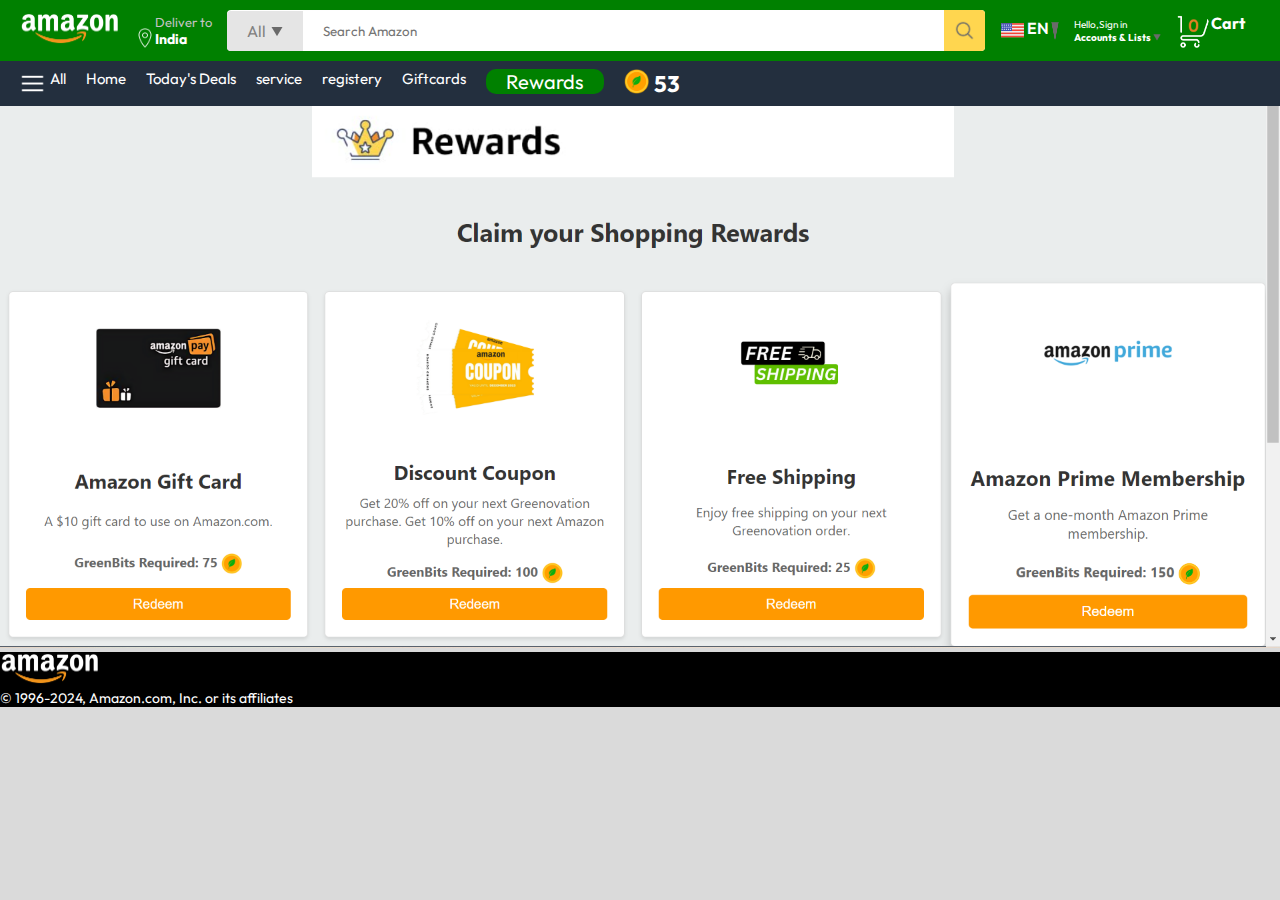
<file: rewards.html>
<!DOCTYPE html>
<html lang="en">
  <head>
    <meta charset="UTF-8" />
    <meta name="viewport" content="width=device-width, initial-scale=1.0" />
    <title>Amazon</title>
    <link rel="stylesheet" href="./Style2.css"></link>
  </head>
  <body>
    <nav>
      <a href="/">
        <img
        src="./amazon_clone_img/assets/amazon_logo.png"
        width="100"
        alt=" amazonlog"
      />
      </a>
      <div class="nav-country">
        <img src="./amazon_clone_img/assets/location_icon.png " height="20" alt="">
        <div>
          <p> Deliver to</p>
          <h1>India</h1>
        </div>

      </div>

      <div class="nav-search">
        <div class="nav-search-category">
          <p>All</p>
          <img src="./amazon_clone_img/assets/dropdown_icon.png" height="12" alt="">
        </div>
        <input type="text" class="nav-search-input" placeholder="Search Amazon">
        <img src="./amazon_clone_img/assets/search_icon.png" class="nav-search-icon" alt="">

       

      </div>
      <div class="nav-lang">
        <img src="./amazon_clone_img/assets/us_flag.png" width="25px" alt="">
        <p>EN</p>
        <img src="./amazon_clone_img/assets/dropdown_icon.png"  width="8px"  alt="">
      </div>
      <div class="nav-accounts">
        <p>
          Hello,Sign in
        </p>
        <h1>
          Accounts & Lists <img src="./amazon_clone_img/assets/dropdown_icon.png"  width="8px"  alt="">
        </h1>
        

      </div>
      <a href="" class="nav-cart">
        <img src="./amazon_clone_img/assets/cart_icon.png" width="35px" alt="">
        <h4>Cart</h4>
      </a>




    </nav>
    <div class="nav-bottom">
      <div>
        <img src="./amazon_clone_img/assets/menu_icon.png" width="25px" alt="">
        <p>All</p>
      </div>
      <a href="/"><p >Home</p></a>

      <p>Today's Deals</p>
    <p>service</p>
    <p>registery</p>
    <p>Giftcards</p>
    <a href=""><p class="GREEN">Rewards</p></a>
    <div class="greenbits">
    <img src="./images/GreenBit.png" alt="">
<h2>53</h2></div>

    
    

    </div>

    <div class="rewardsss" >
        <img src="./assets/Screenshot (81).png" alt="">

      
    </div>


   

<script src="script.js"></script>
<footer>
    <img src="./amazon_clone_img/assets/amazon_logo.png" width="100" alt="">
    <p>© 1996-2024, Amazon.com, Inc. or its affiliates</p>
  </footer>
    
  </body>
</html>
</file>
<file: Style2.css>
@import url('https://fonts.googleapis.com/css2?family=Outfit:wght@100..900&display=swap');
*{
    padding: 0;/**/
    margin: 0;
    box-sizing: border-box;
    font-family: outfit;
}
body{
    background: #dadada;

}
a{
    text-decoration:none;
    color:inherit;
}
nav{
    display:flex;
    align-items:center;
    justify-content:space-between;/*doing nothing for now*/
    background:green;
    padding: 10px 20px;
    color:#fff;

}

.nav-country{
    display:flex;
    align-items:end;
    margin-left:15px;
    font-size:13px;
    color:#c4c4c4;

}
.nav-country h1 {
   
    font-size:14px;
    color:#fff;

}
.nav-search{
    flex:1;
    display:flex;
    align-items: center;
    background: #fff;
    color:gray;
    max-width: 1000px;
    border-radius: 4px;
    margin-left:15px;
   

}
.nav-search-category{
    display:flex;
    align-items: center;
    padding: 10px 20px ;
    gap:5px;
    background: #e5e5e5;
    border-radius :4px 0 0 4px;
}
.nav-search-input{
    border:none;
    outline:none;/*doing nothing for now*/
    padding-left:20px;
    width:100%;

}
.nav-search-icon{
    max-width:41px;
    padding :10px;
    background: #ffd64f;
    border-radius: 0 4px 4px 0;

}
.nav-lang{
    display:flex;
    align-items:centre;
    gap:2px;
    font-weight: 600;
    margin-left:15px;
   
}
.nav-accounts{
    margin-left:15px;

}
.nav-accounts p{
    font-size: 10px;
}
.nav-accounts h1{
    font-size: 10px;
}
.nav-cart{
    display:flex;
    align-items:centre;
    margin: 0px 15px;


}
.nav-bottom{
    display:flex;
    align-items:centre;
    gap:20px;
    padding:8px 20px;
    background:#232f3e;
    color:#fff;
    font-size:15px;

}
.nav-bottom div{
    display:flex;
    align-items:centre;
    gap:5px;


}
.GREEN{
    color:#fff;
    background:green;
    padding :0px 20px;
    font-size: 20px;
    border-radius: 10px;

}
.rewardsss img{
    min-height:90%;
    max-width:100%;

}
.greenbits{
    color: white;
   
    

    

}
.greenbits img{
    height:25px;
}

.header-slider ul{
    display:flex;
    overflow-y:hidden;

}
.header-img {
    max-width: 100%;
    /*mask-image:linear-gradient(to bottom,#000000 50%,transparent 100%)*/

}
.header-slider a{
    position:absolute;
    top: 20%;
    z-index: 1;
   padding:5vh 1vw;  /*viewport height ,weight*/
    text-decoration: none;
    font-size: 50px;
    font-weight:900;
   cursor:pointer;
}
.control_next{
    right:0;

}
.box-row{
   display:flex;
    flex-wrap:wrap;
   row-gap:20px;
   align-items:center;
   margin:20px 30px;
   
justify-content:space-between;
    
}

.box-col{
    display:flex;
    flex-direction:column;
    gap:5px;
   
    padding:15px 20px;
    background:#fff;
    max-width:24%;
    min-height:200px;
    z-index: 1;/* made it opaque*/

}
.CO2{
    display:flex;
    gap:10px;
    padding: 10px;

}
.box-col h3{
    font-weight: 400;

}
.box-col p{
    font-size: 25px;
    font-weight: 600;

}

.banner img{
    max-width: 100%;
     


}
.addto{
    padding: 0px 50px;

}

.prizee{
    align-items:center;
    padding: 0px 100px;


}
.box-col a:not(.nnn) {
    font-size: 13px;
    color: black;
    font-size: 20px;
    background-color: orange;
    padding: 5px 25px;
    border-radius: 5px;
  }
  

.CO2 img{
    height: 50px;

}
.Eco-Friendly{
    display:flex;
    gap:10px;
    padding: 10px;

}
.Eco-Friendly img{
    height: 50px;
}
footer{
    justify-content: center;
    flex-direction: column;
    font-size: 14px;
    background: black;
    color: white;
}

/*skipped from 56:47*/
</file>
<file: product.css>
body{
    background: white;
}
.GREEN2{
    color:#fff;
    background:green;
    padding :15px 20px;
    font-size: 20px;
    border-radius: 10px;
    max-width:30%;

}
.CO2{
    display:flex;
    gap:10px;
    padding: 10px;
    color: black;

}

.greenbits img{
    height:50px;
}


.CO2 img{

    height: 100px;

}
.Eco-Friendly{
    display:flex;
    gap:10px;
    padding: 10px;

}
.Eco-Friendly img{
    height: 100px;
}

.breadcrum{
    padding: 10px 20px;
    font-size: 12px;
    color: #565656;
    background-color: white;
}
.product-display{
    background-color: white;
    min-height: 100%;
    padding: 10px 20px;
    display: flex;
}
.product-d-image{
    display: flex;
    gap: 10px;
}
.product-list-image{
    display: flex;
    flex-direction: column;
    gap: 10px;
}
.product-list-image img{
   border: 1px solid grey;
   border-radius: 10px;
}
.product-d-details{
    
    margin: 0px 30px;
}
.product-title{
    font-size: 25px;
}
.product-store{
    margin-top: 5px;
    color:#007185;
    font-size: 14px;
}
.product-rating{
    display: flex;
    flex-direction: column;
    gap: 10px;
}
.product-rating div{
    display: flex;
    align-items: center;
    gap: 10px;
}
.product-rating p{
    color: #007185;
}
.product-rating p span{
    color: #ffffff;
    background-color: #c73500 ;
    padding: 2px 5px;
    border-radius: 3px;
    font-size: 14px;
}
.product-rating h5{
    font-weight: 400;
}
.product-prices{
    display: flex;
    flex-direction: column;
    gap: 5px;
}
.product-prices div{
    display: flex;
    align-items: center;
    gap: 10px;
    margin: 10px 0px;
}
.product-prices div p{
    font-size: 26px;
    color:#c73500;
}
.product-prices div h1{
    font-size: 14px;
    font-weight: 500;
}
.product-prices div h1 span{
    font-size: 26px;
    font-weight: 500;
}
.product-prices h5{
    font-weight: 400;
    color: #565656;
}
.product-prices h5 span{
    text-decoration: line-through;
}
.product-prices p span{
    color: #007185;
}
.product-color-selection{
    margin: 15px 0px;
}
.product-color-options{
    display: flex;
    justify-content: space-between;
    margin-top: 10px;
}
.option{
    display: flex;
    align-items: center;
    padding: 8px 12px;
    border: 1px solid #cbcbcb;
    gap: 10px;
}
.product-info{
    display: grid;
    grid-template-columns: auto auto;
    max-width: 300px;
    margin-bottom: 15px;
}

.product-description h1{
    font-size: 20px;
    margin: 15px 0px;
}

.product-description ul{
    display: flex;
    flex-direction: column;
    gap: 10px;
    margin-left: 30px;
}

.product-d-purchase{
    width: 100%;
    max-width: 280px;
    border: 1px solid #c1c1c1;
    border-radius: 10px;
    padding: 20px;
}
.product-d-purchase .title{
    display: flex;
    justify-content: space-between;
    align-items: center;
}
.product-d-purchase .price{
    font-weight: 400;
    font-size: 16px;
    margin: 10px 0px;
}
.product-d-purchase .price span{
    font-size: 26px;
    padding: 2px;
}
.product-d-purchase .gap{
    margin: 15px 0px;
}
.product-d-purchase p span{
    color: #007185;
}
.pincode-section{
    display: flex;
    align-items: center;
    gap: 3px;
}
.product-stock{
    margin: 15px 0px;
    color: green;
    font-weight: 400;
}
.product-quantity{
    padding: 8px 5px;
    outline: none;
    width: 100%;
    border-radius: 5px;
    background-color: #efefef;
    border-color: #c1c1c1;
}
.product-d-purchase .btn{
    outline: none;
    border: none;
    background-color: #c1c1c1;
    width: 100%;
    padding: 10px 0px;
    margin-top: 10px;
    border-radius: 50px;
    background-color: #FFD814;
}
.product-d-purchase .product-buy{
    background-color: #FFA41C;
}
.product-seller-info{
    display: grid;
    grid-template-columns: auto auto;
    width: 100%;
    gap: 4px;
    font-size: 14px;
    color: #565656;
}
.product-seller-info-value{
    color: #007185;
}
.product-d-purchase hr{
    margin: 20px 0px;
}
.product-addtolist{
    width: 100%;
    padding: 5px 15px;
    border-radius: 5px;
    border-width: 1px;
    text-align: start;
    background: white;
}
.product-footer{
    margin-top: 100px;
}


/* ---------- media query ---------- */
@media only screen and (max-width: 900px){
    .product-display{
        flex-wrap: wrap;
    }
}
@media only screen and (max-width: 600px){
    .breadcrum{
        display: none;
    }

    
    .product-list-image {
        display: none;
    }
    .product-main-image img{
        width: 100%;
        padding: 20px;
    }
    .option{
        padding: 6px 8px;
    }
    .option p{
        display: none;
    }
    .product-d-purchase{
        max-width: 90%;
        margin: 20px auto 10px;
    }
}
</file>
<file: style.css>
@import url('https://fonts.googleapis.com/css2?family=Outfit:wght@100..900&display=swap');
*{
    padding: 0;
    margin: 0;
    box-sizing: border-box;
    font-family: outfit;
}
body{
    background: #dadada;

}
a{
    text-decoration:none;
    color:inherit;
}
nav{
    display:flex;
    align-items:center;
    justify-content:space-between;/*doing nothing for now*/
    background:#131921;
    padding: 10px 20px;
    color:#fff;

}

.nav-country{
    display:flex;
    align-items:end;
    margin-left:15px;
    font-size:13px;
    color:#c4c4c4;

}
.nav-country h1 {
   
    font-size:14px;
    color:#fff;

}
.nav-search{
    flex:1;
    display:flex;
    align-items: center;
    background: #fff;
    color:gray;
    max-width: 1000px;
    border-radius: 4px;
    margin-left:15px;
   

}
.nav-search-category{
    display:flex;
    align-items: center;
    padding: 10px 20px ;
    gap:5px;
    background: #e5e5e5;
    border-radius :4px 0 0 4px;
}
.nav-search-input{
    border:none;
    outline:none;/*doing nothing for now*/
    padding-left:20px;
    width:100%;

}
.nav-search-icon{
    max-width:41px;
    padding :10px;
    background: #ffd64f;
    border-radius: 0 4px 4px 0;

}
.nav-lang{
    display:flex;
    align-items:centre;
    gap:2px;
    font-weight: 600;
    margin-left:15px;
   
}
.nav-accounts{
    margin-left:15px;

}
.nav-accounts p{
    font-size: 10px;
}
.nav-accounts h1{
    font-size: 10px;
}
.nav-cart{
    display:flex;
    align-items:centre;
    margin: 0px 15px;


}
.nav-bottom{
    display:flex;
    align-items:centre;
    gap:20px;
    padding:8px 20px;
    background:#232f3e;
    color:#fff;
    font-size:15px;

}
.nav-bottom div{
    display:flex;
    align-items:centre;
    gap:5px;

}
.GREEN{
    color:#fff;
    background:green;
    padding :0px 20px;
    font-size: 20px;
    border-radius: 10px;

}
.header-slider ul{
    display:flex;
    overflow-y:hidden;

}
.header-img {
    max-width: 100%;
   
    mask-image:linear-gradient(to bottom,#000000 50%,transparent 100%)

}
.header-slider a{
    position:absolute;
    top: 20%;
    z-index: 1;
    padding:5vh 1vw; /*viewport height ,weight*/
    text-decoration: none;
    font-weight:600;
   cursor:pointer;/*To change the mouse cursor to a pointer (hand) when hovering over an element.*/
}
.control_next{
    right:0;

}
.box-row{
   display:flex;
   flex-wrap:wrap;/* This property allows flex items to wrap onto multiple lines if they don't fit into a single line.*/
   row-gap:20px;
    justify-content:space-between;
    margin:20px 30px;
}
.box-col{
    display:flex;
    flex-direction:column;
    gap:10px;
    padding:15px 20px;
    background:#fff;
    max-width:24%;
    min-height:200px;
    z-index: 1;/* made it opaque*/

}
.box-col a{
    font-size:13px;
    color:#009999;

}
.header-box{/*removed header-box for boxes2 as they were overlapping*/
    margin-top:-20vw;

}
/*skipped from 56:47*/
.products-slider {
    background-color: white;
    margin: 0px 30px;
    padding: 20px;
    margin-bottom: 15px;
}

.products-slider .products {
    display: flex;
    overflow-x: auto;
    gap: 20px;
    margin-top: 10px;
}

.products-slider .products::-webkit-scrollbar {
    display: none;
}

.products-slider .products img {

    min-width: 200px;
    max-height: 200px;
}

.products-slider-with-price {
    background-color: white;
    margin: 0px 30px;
    padding: 20px;
    margin-bottom: 15px;
}

.products-slider-with-price .products {
    display: flex;
    overflow-x: auto;
    gap: 10px;
    margin-top: 10px;
}

.products-slider-with-price .products::-webkit-scrollbar {
    display: none;
}

.product-card {
    display: flex;
    flex-direction: column;
    justify-content: end;
    min-width: 210px;
    background: #fbfbfb;
}

.products-slider-with-price img {
    width: 110px;
    margin: 0px 50px;
}

.product-offer p {
    background-color: #be0b3b;
    color: white;
    display: inline-block;
    padding: 2px 5px;
    border-radius: 2px;
    margin: 8px 0px;
    font-size: 13px;
}

.product-offer span {
    color: #be0b3b;
    font-weight: 500;
    font-size: 12px;
}

.product-price {
    color: grey;
    font-size: 13px;
}

.product-price span {
    font-size: 16px;
    font-weight: 500;
    color: #525252;
}

.product-price p {
    color: grey;
    font-size: 13px;
}

.product-card h4 {
    color: #525252;
    font-size: 15px;
    font-weight: 400;
}

footer {
    display: flex;
    justify-content: space-between;
    align-items: center;
    color: white;
    background-color: #131921;
    padding: 20px 60px;
}

/* ---------- media query ----------- */

@media only screen and (max-width: 900px){
    nav{
        flex-wrap: wrap;
    }
    .nav-search{
        order: 7;
        margin: 15px 0 5px;
        min-width: 300px;
    }
    .box-col{
        max-width: 48%;
    }
}

@media only screen and (max-width: 600px){
    .nav-country{
        display: none;
    }
    .nav-language{
        display: none;
    }
    .nav-texts{
        display: none;
    }
    .nav-bottom{
        font-size: 13px;
        gap: 10px;
        overflow-x: scroll;
    }
    .nav-bottom::-webkit-scrollbar{
       display: none;
    }
    .nav-bottom p{
        text-wrap: nowrap;
    }
    .mobile-user-icon{
        display: flex !important;
        flex: 1;
        justify-content: flex-end;
    }
    .mobile-user-icon img{
        width: 25px;
    }
    .nav-cart h4{
        display: none;
    }
    .nav-cart img{
        width: 25px;
    }
    .header-slider a{
        top: 24%;
        padding: 2vh 1vw;
        font-size: 15px;
    }
    .box-col{
        max-width: 100%;
        width: 100%;
    }
    footer{
        justify-content: center;
        flex-direction: column;
        font-size: 14px;
    }
}
</file>
